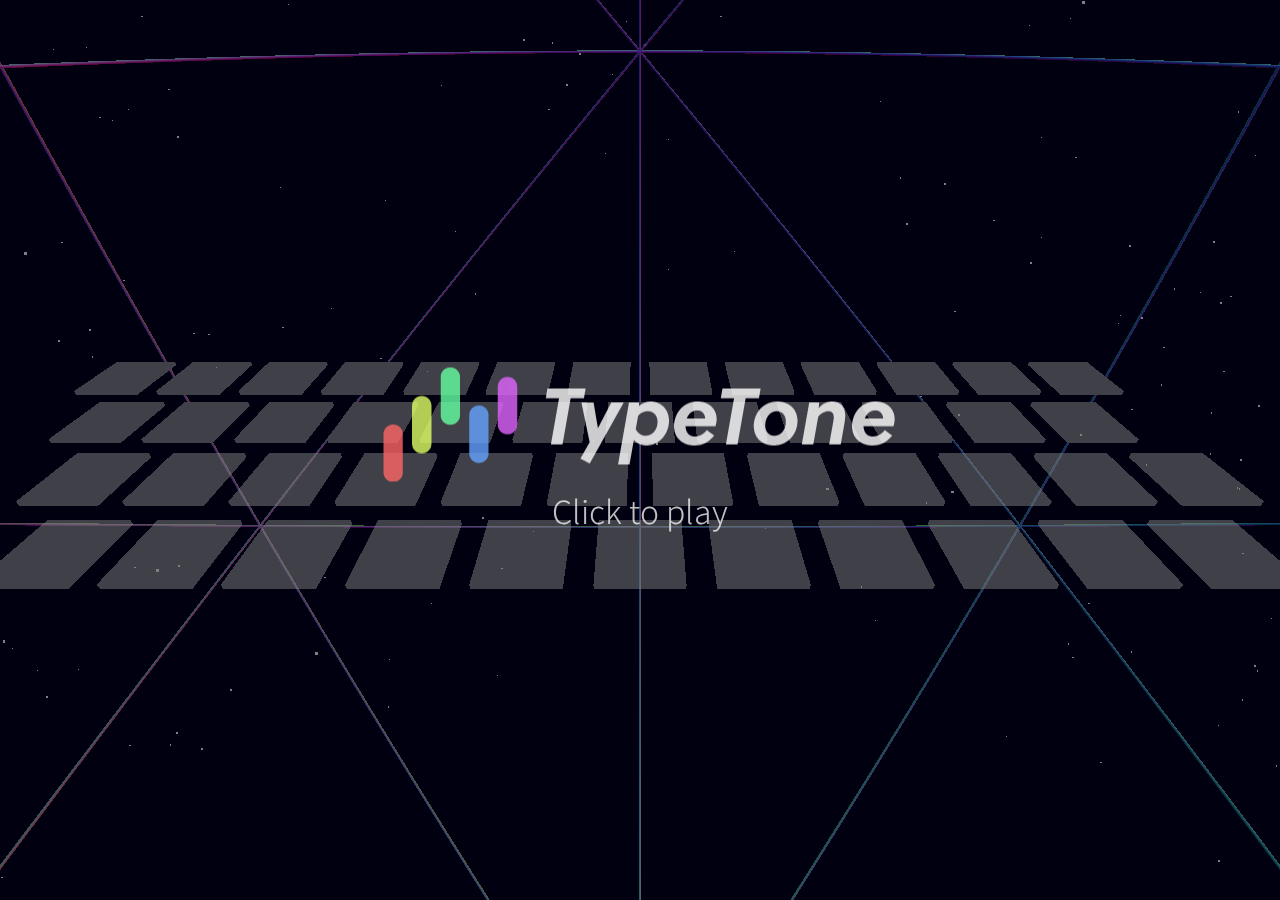
<file: typetone/index.html>
<!DOCTYPE html>
<html lang="en">
<head>
  <meta charset="UTF-8">
  <meta http-equiv="X-UA-Compatible" content="IE=edge">
  <meta name="viewport" content="width=device-width, initial-scale=1.0">
  <link rel="icon" href="img/favicon.ico">
  <!-- fonts -->
  <link rel="preconnect" href="https://fonts.gstatic.com">
  <link href="https://fonts.googleapis.com/css2?family=Noto+Sans+JP:wght@300;400;500&display=swap" rel="stylesheet">
  <!-- css -->
  <link rel="stylesheet" href="css/style.css">
  <link rel="stylesheet" href="https://cdnjs.cloudflare.com/ajax/libs/font-awesome/5.15.3/css/all.min.css" integrity="sha512-iBBXm8fW90+nuLcSKlbmrPcLa0OT92xO1BIsZ+ywDWZCvqsWgccV3gFoRBv0z+8dLJgyAHIhR35VZc2oM/gI1w==" crossorigin="anonymous" />
  <!-- js -->
  <script src="js/three.min.js"></script>
  <script src="js/OrbitControls.js"></script>
  <script src="js/Tone.js"></script>
  <script src="js/Tonejs-Instruments.js"></script>
  <title>TypeTone</title>
</head>
<body>
  <div class="backGround" id="backGround"></div>

  <div class="title-wrapper" id="title-wrapper">
    <img class="title-image" src="img/typetone_logo.png" alt="Logo">
    <div class="btn-click" id="btn-click">Click to play</div>
  </div>

  <div class="icon icon-redo hidden" id="icon-redo">
    <span class="fas fa-redo"></span>
  </div>

  <div class="icons-play-wrapper">
    <ul class="icons-play">
      <li class="icon icon-playback hidden" id="icon-playback"><span class="fas fa-play-circle"></span></li>
      <li class="icon icon-play hidden" id="icon-play"><span class="fas fa-play-circle"></span></li>
    </ul>
  </div>

  <script src="js/script.js"></script>
</body>
</html>
</file>
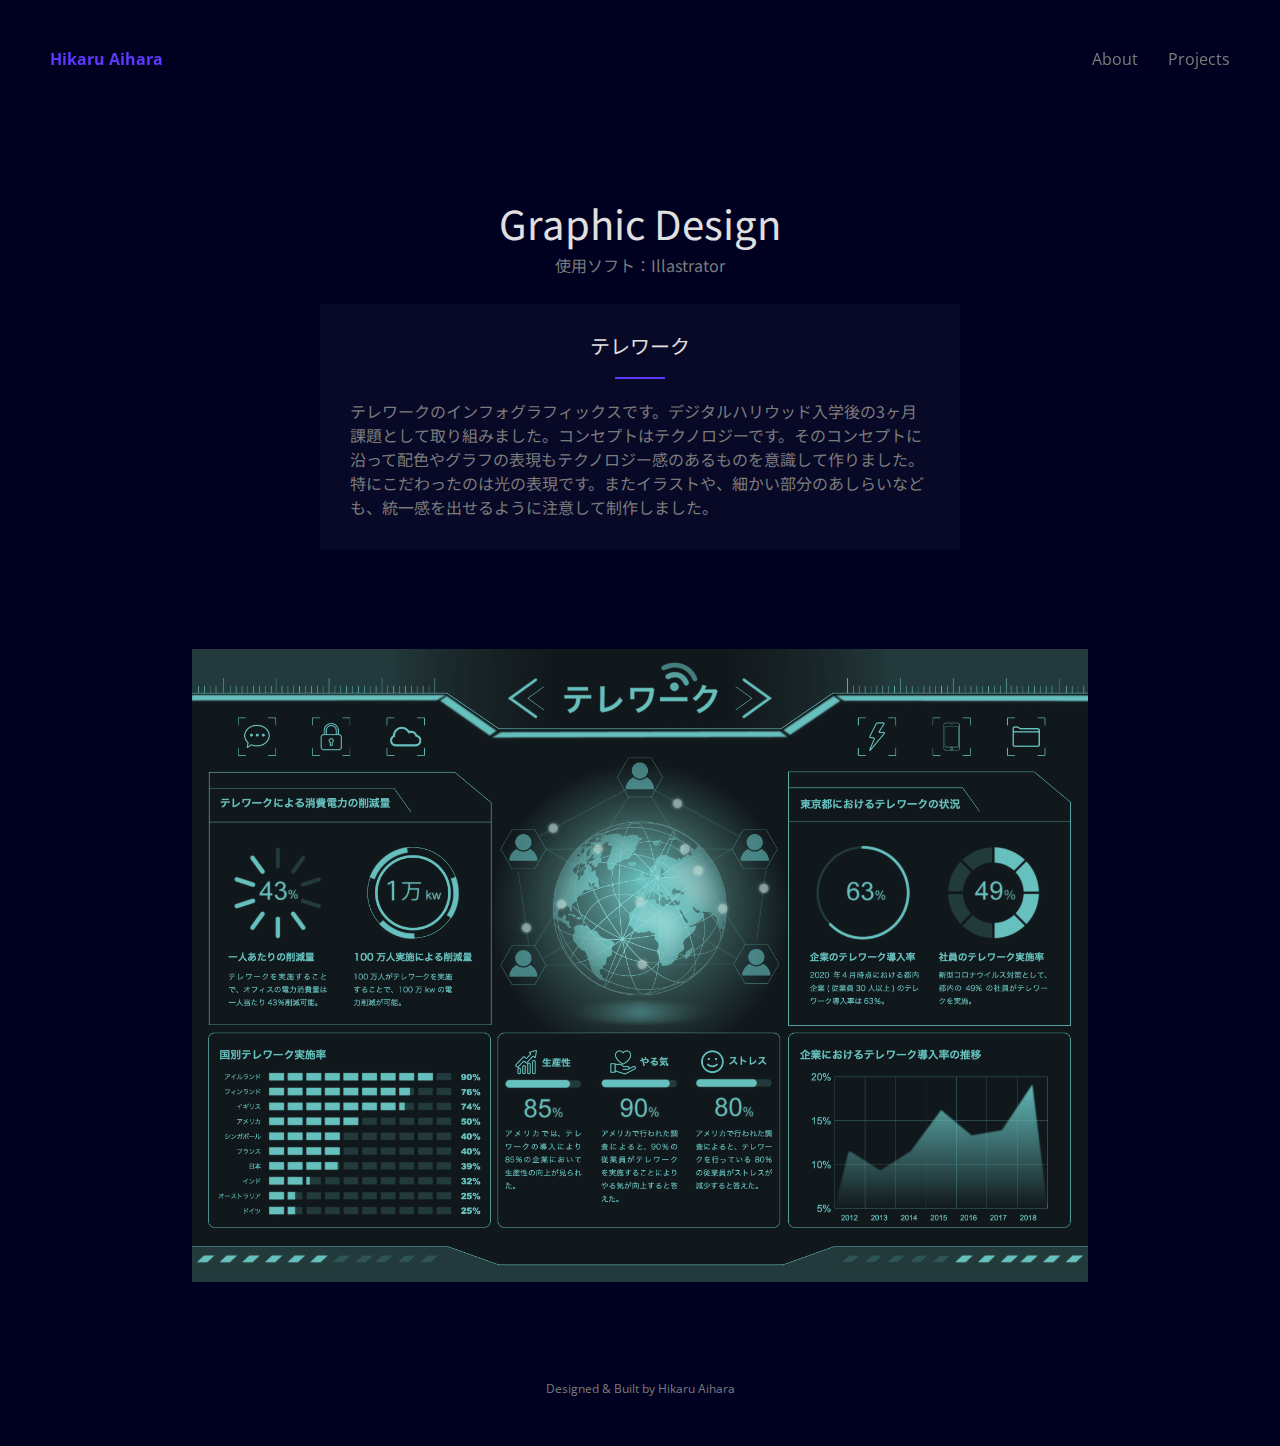
<file: portfolio/graphic.html>
<!DOCTYPE html>
<html lang="ja">
<head>
  <meta charset="UTF-8">
  <meta http-equiv="X-UA-Compatible" content="IE=edge">
  <meta name="viewport" content="width=device-width, initial-scale=1.0">
  <!-- fonts -->
  <link rel="preconnect" href="https://fonts.gstatic.com">
  <link href="https://fonts.googleapis.com/css2?family=Open+Sans:wght@300;400;600;700&display=swap" rel="stylesheet">
  <link href="https://fonts.googleapis.com/css2?family=Noto+Sans+JP:wght@300;400;500;700&display=swap" rel="stylesheet">
  <!-- icons -->
  <link href="https://fonts.googleapis.com/icon?family=Material+Icons" rel="stylesheet">
  <link href="https://fonts.googleapis.com/icon?family=Material+Icons%7CMaterial+Icons+Outlined" rel="stylesheet">
  <!-- css -->
  <link rel="stylesheet" href="css/reset.css">
  <link rel="stylesheet" href="css/base.css">
  <link rel="stylesheet" href="css/header.css">
  <link rel="stylesheet" href="css/project.css">
  <link rel="stylesheet" href="css/footer.css">
  <link rel="stylesheet" href="css/js.css">
  <title>Hikaru Aihara_Graphic Design</title>
</head>
<body>
  <header class="header" id="header">
    <div class="header-inner">
     <h1 class="logo"><a href="index.html">Hikaru Aihara</a></h1> 
      <nav class="nav">
        <ul class="nav-items">
          <li class="nav-item" id="nav_about"><a href="index.html#about">About</a></li>
          <li class="nav-item" id="nav_projects"><a href="index.html#projects">Projects</a></li>
        </ul>
      </nav>
    </div>
  </header>

  <div class="project">
      <div class="project-text text-center">
        <h1 class="project-title">Graphic Design</h1>
        <p class="project-tools">使用ソフト：Illastrator</p>
        <div class="project-card">
          <h2 class="project-card-title">テレワーク</h2>
          <div class="text-border text-border-center"></div>
          <p class="project-card-description">テレワークのインフォグラフィックスです。デジタルハリウッド入学後の3ヶ月課題として取り組みました。コンセプトはテクノロジーです。そのコンセプトに沿って配色やグラフの表現もテクノロジー感のあるものを意識して作りました。特にこだわったのは光の表現です。またイラストや、細かい部分のあしらいなども、統一感を出せるように注意して制作しました。</p>
        </div>
      </div>

      <div class="project-image-wrapper">
        <img src="images/infographic.png" alt="" class="project-image">
      </div>
  </div>

  <footer class="footer text-center">
    <p class="footer-text">Designed & Built by Hikaru Aihara</p>
  </footer>


  <script src="https://ajax.googleapis.com/ajax/libs/jquery/3.6.0/jquery.min.js"></script>
  <script src="script.js"></script>
</body>
</html>
</file>
<file: typetone/css/style.css>
* {
  list-style: none;
  margin: 0;
  padding: 0;
  box-sizing: border-box;
}
html,
body {
  overflow: hidden;
  position: relative;
  font-family: 'Noto Sans JP', sans-serif;
}

.title-wrapper {
  color: #fff;
  opacity: 0.8;
  position: absolute;
  top: 50%;
  left: 50%;
  transform: translate(-50%, -50%);
  text-align: center;
  cursor: default;
}


.backGround {
  position: absolute;
  width: 100%;
  height: 100%;
  background-color: #000;
  opacity: 0.5;
}

.btn-click {
  color: #f0f0f0;
  font-size: 2rem;
  font-weight: 300;
  cursor: pointer;
}


/************** Icons **************/
.icon {
  color: #fff;
  opacity: 0.7;
  font-size: 4rem;
}
.icon:hover {
  opacity: 0.5;
}


.icon-redo {
  position: absolute;
  bottom: 8%;
  left: 8%;
}


.icons-play-wrapper {
  position: absolute;
  bottom: 8%;
  right: 8%;
}

.icons-play {
  display: flex;
}

.icon-playback {
  transform: rotateY(180deg);
}

.icon-playback {
  margin-right: 2rem;
}
.icon:last-child {
  margin-right: 0;
}

.hidden {
  display: none;
}


@media screen and (max-width: 414px) {
  .title-image {
    width: 300px;
  }

  .btn-click {
    font-size: 1.5rem;
  }
}
</file>
<file: portfolio/css/base.css>
/* font-family: 'Noto Sans JP', sans-serif;
font-family: 'Open Sans', sans-serif; */

html {
  font-size: 0.625rem;
}

body {
  font-family: 'Noto Sans JP', sans-serif;
  font-size: 1.6rem;
  color: #7C7C7C;
  background-color: #000020;
}

.text-center {
  text-align: center;
}

.text-border {
  border-bottom: 2px solid #5E38FF;
  width: 50px;
  margin: 20px 0;
}

.text-border-center {
  margin-left: auto;
  margin-right: auto;
}
</file>
<file: portfolio/css/header.css>
.header {
  width: 100%;
  padding: 50px;
  position: fixed;
  z-index: 100;
}

/*　上に上がる動き　*/

#header.UpMove{
	animation: UpAnime 0.5s forwards;
}

@keyframes UpAnime{
  from {
    opacity: 0.95;
	transform: translateY(0);
  }
  to {
    opacity: 0;
	transform: translateY(-100px);
  }
}

/*　下に下がる動き　*/

#header.DownMove{
	animation: DownAnime 0.5s forwards;
}
@keyframes DownAnime{
  from {
  	opacity: 0;
	transform: translateY(-100px);
  }
  to {
  	opacity: 0.95;
	transform: translateY(0);
  }
}

.header-inner {
  max-width: 1640px;
  display: flex;
  justify-content: space-between;
  margin: 0 auto;
}

.logo {
  font-family: 'Open Sans', sans-serif;
  font-weight: bold;
  color: #5E38FF;
}

.nav-items {
  display: flex;
  font-family: 'Open Sans', sans-serif;
}

.nav-item {
  margin-right: 3rem;
  cursor: default;
}
.nav-item:last-of-type {
  margin-right: 0;
}
.nav-item:hover {
  opacity: 0.6;
}

@media screen and (max-width: 599px) {
  .header {
    width: 100%;
    background-color: #000020;
    padding: 5vh 5vw;
    opacity: 0.95;
    backdrop-filter: blur(12px);
  }

  .nav-item:hover {
    opacity: 1;
  }
  

}
</file>
<file: portfolio/css/project.css>
.project {
  padding-top: 200px;
}

.project-text {
  width: 50%;
  max-width: 800px;
  margin: 0 auto;
  margin-bottom: 100px;;
}

.project-title {
  font-size: 4rem;
  color: #E0E0E0;
  margin-bottom: 1rem;
}

.project-tools {
  margin-bottom: 3rem;
}

.project-card {
  background-color: #080827;
  padding: 30px;
}

.project-card-title {
  font-size: 2rem;
  color: #E0E0E0;
}

.project-card-description {
  text-align: left;
  line-height: 1.5;
}

.project-image-wrapper {
  width: 70%;
  max-width: 1200px;
  margin: 0 auto;
}

.project-card-description a {
  color: #5E38FF;
  cursor: default;
}
.project-card-description a:hover {
  opacity: 0.6;
}

.project-image {
  width: 100%;
}

@media screen and (max-width: 599px) {
  .project {
    display: flex;
    flex-direction: column;
    padding-top: 120px;
  }
  
  .project-text {
    width: 90%;
    order: 2;
    margin-bottom: 0px;
  }

  .project-title {
    font-size: 3rem;
  }

  .project-card-description {
    font-size: 1.4rem
  }

  .project-image-wrapper {
    width: 90%;
    order: 1;
    margin-bottom: 50px;
  }
}
</file>
<file: portfolio/css/footer.css>
.footer-text {
  font-family: 'Open Sans', sans-serif;
  font-size: 1.2rem;
  margin-top: 100px;
  margin-bottom: 50px;
}

@media screen and (max-width: 599px) {
  .footer-text {
    margin-top: 50px;
    margin-bottom: 50px;
  }
  
}
</file>
<file: portfolio/css/js.css>
/* for js */
.active {
  color: #5E38FF
}

.title-active {
  position: fixed;
  bottom: 5%;
  left: 5%;
}

.title-after {
  bottom: 5%;
}

.hidden {
  display: none;
}
</file>
